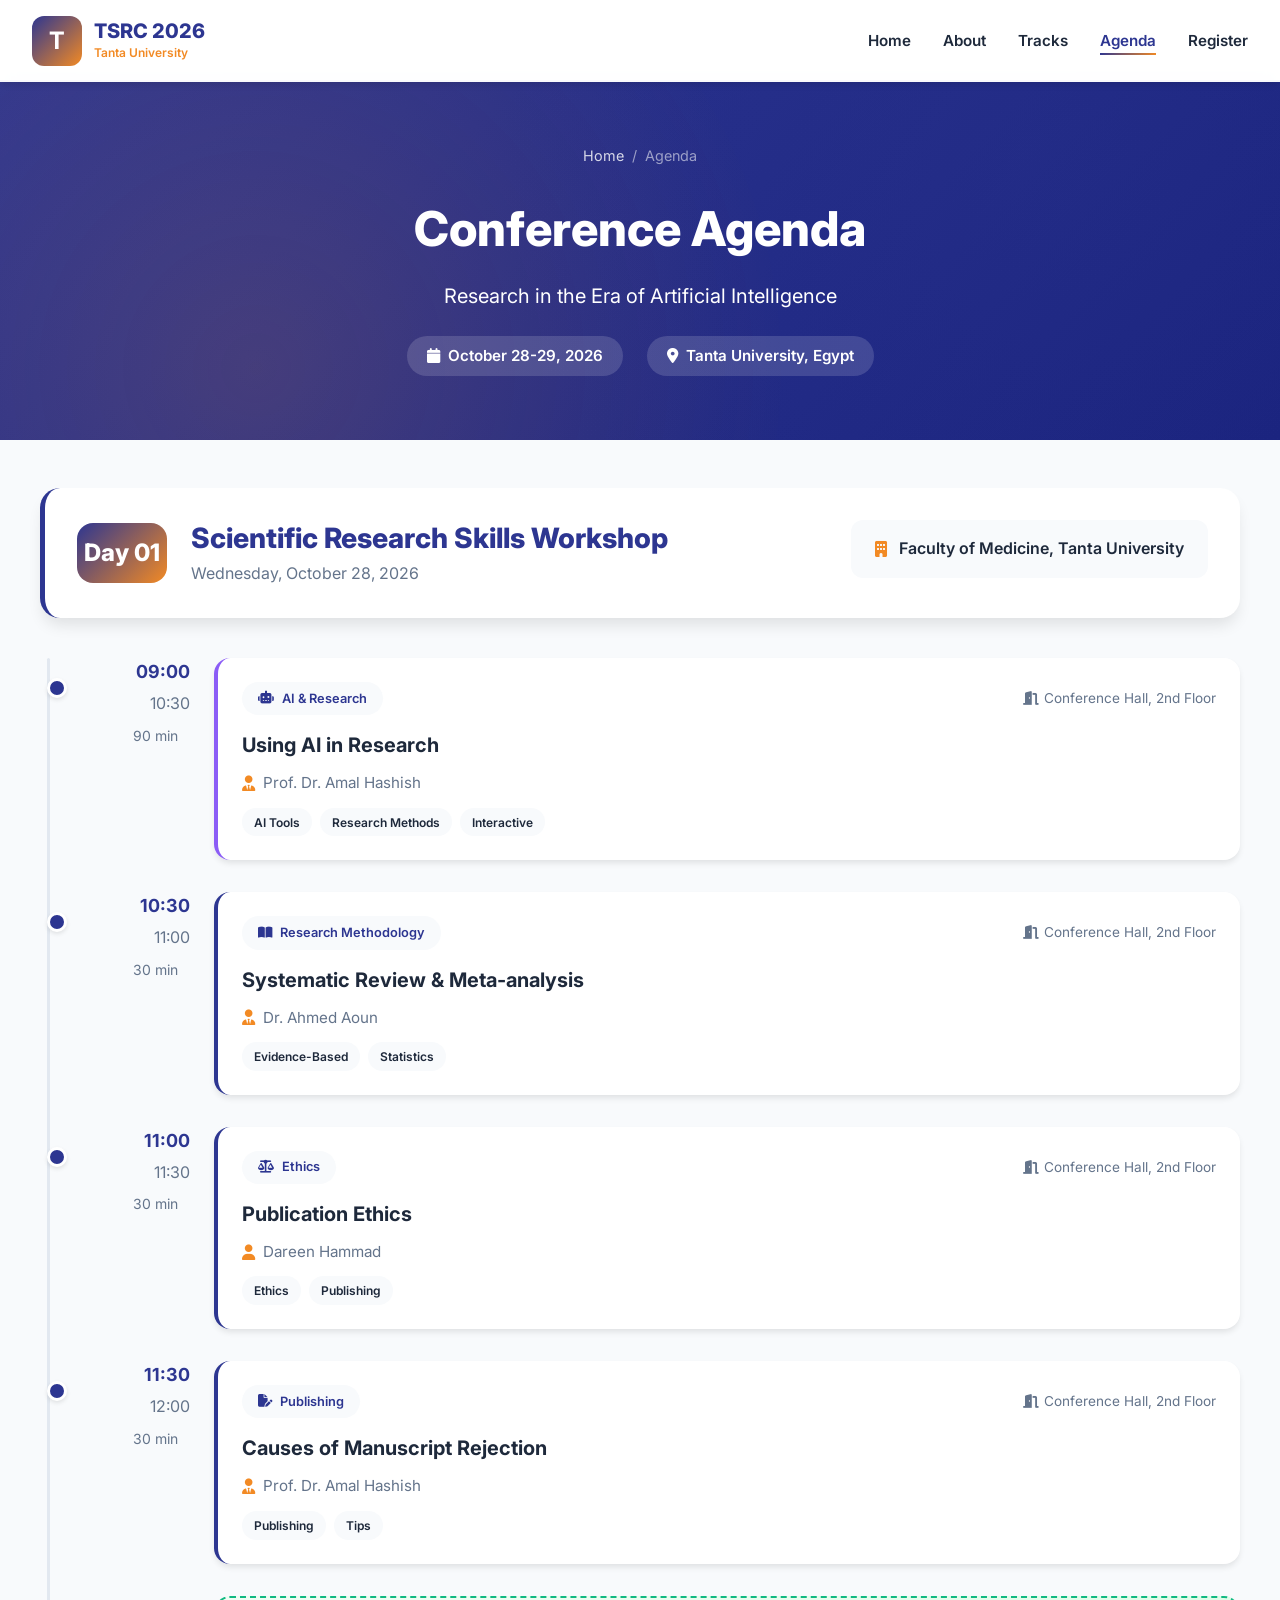
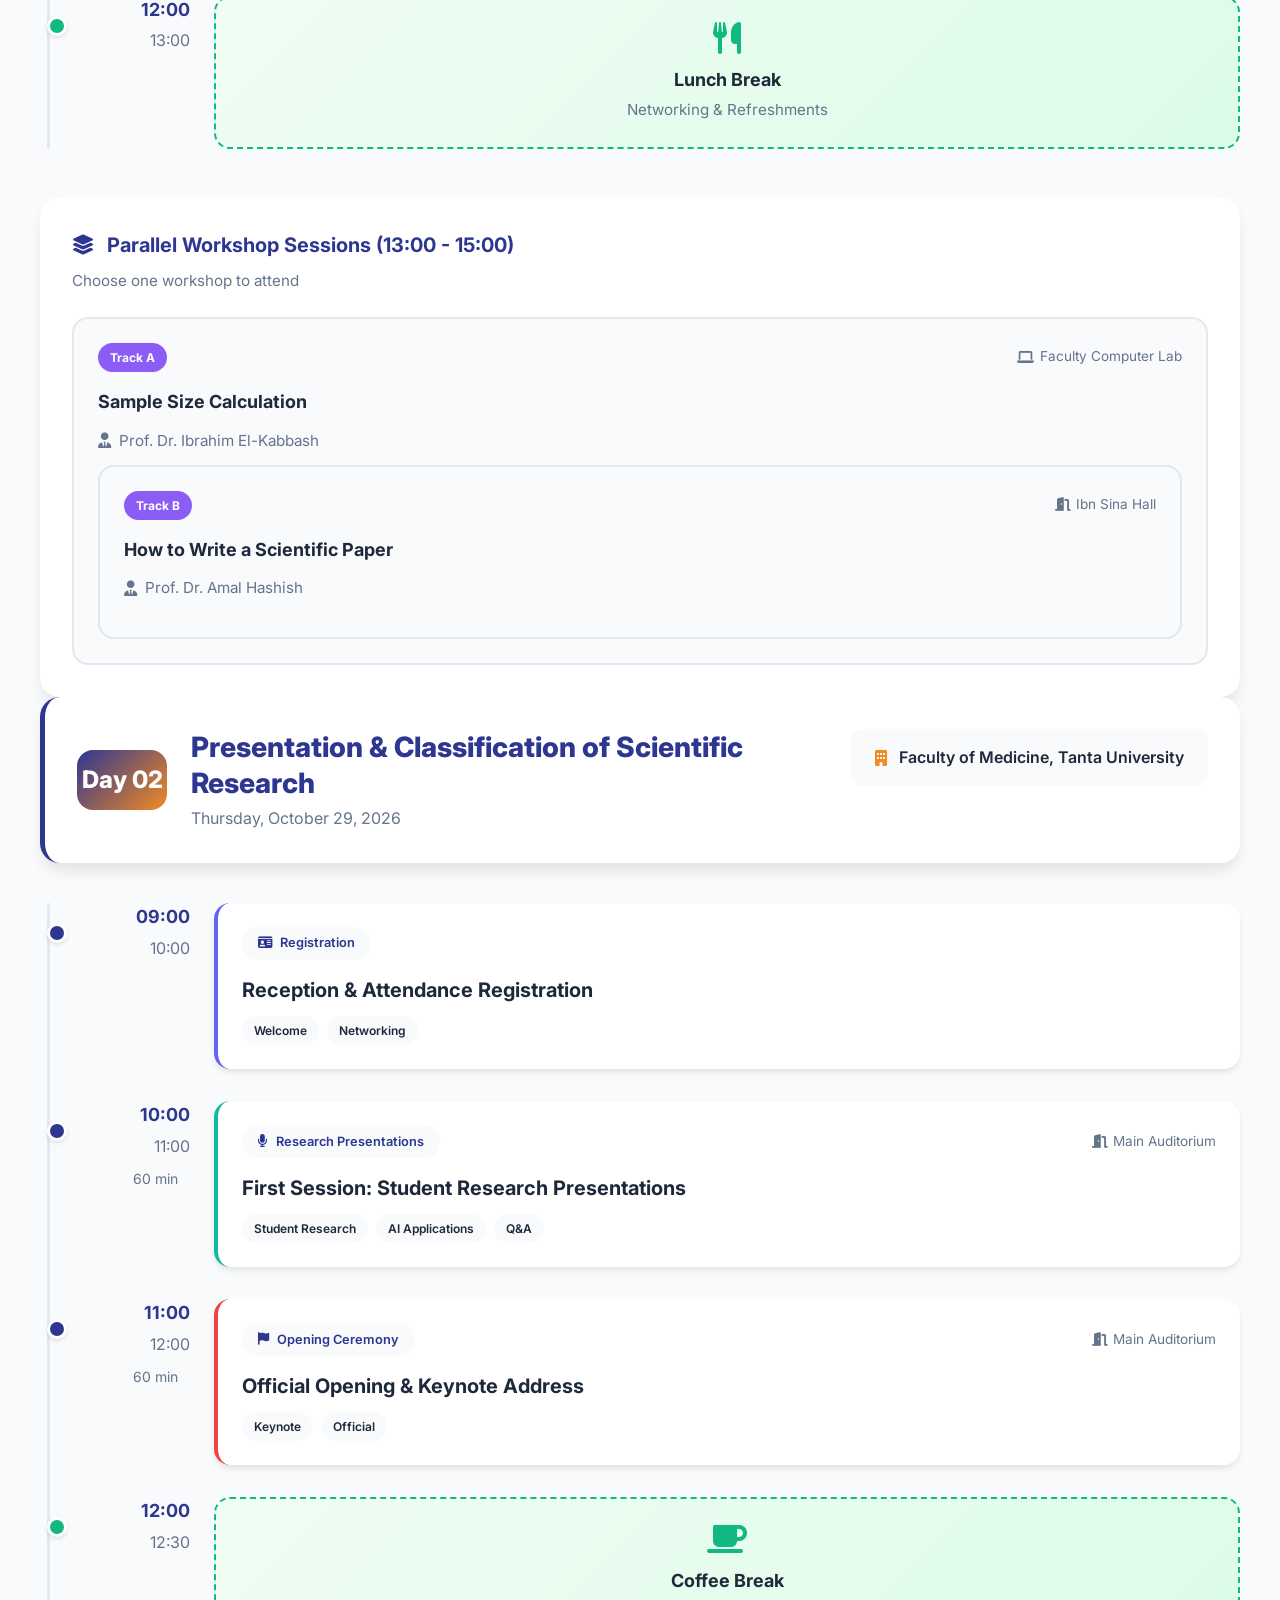
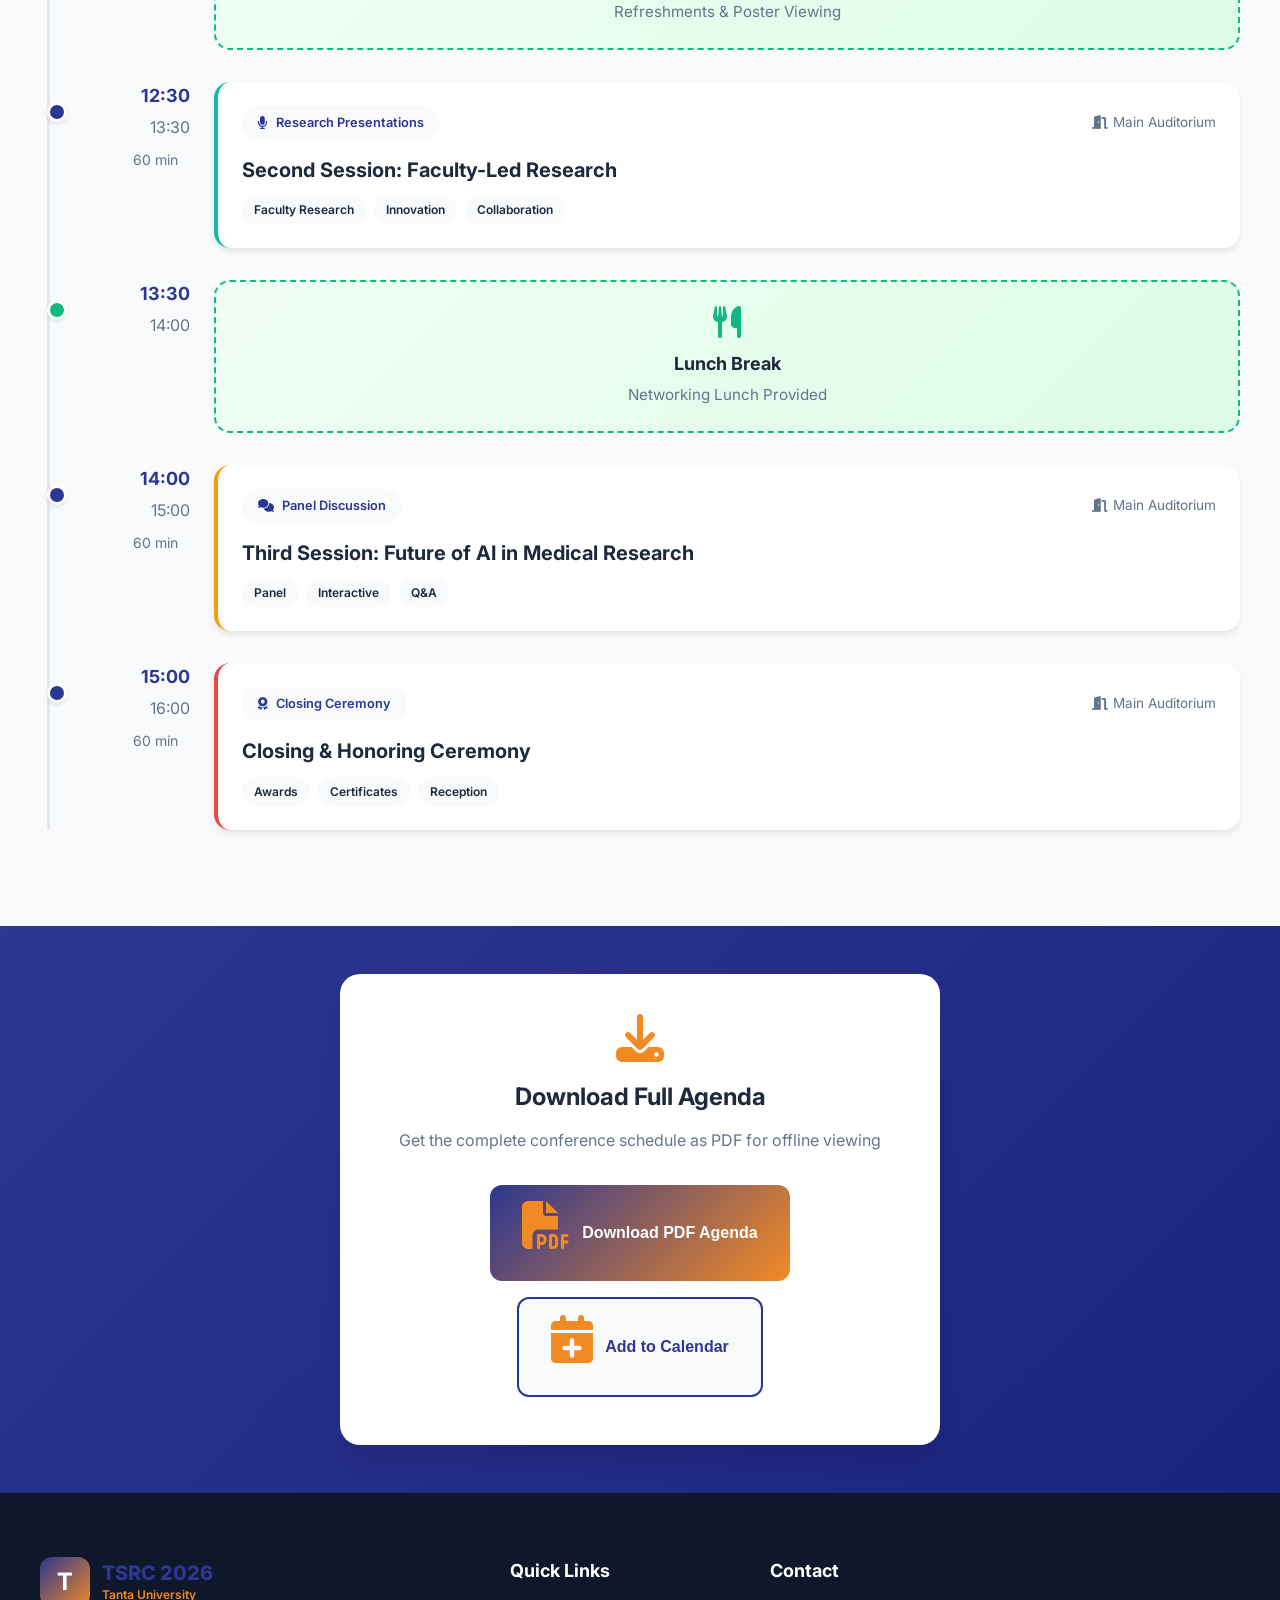
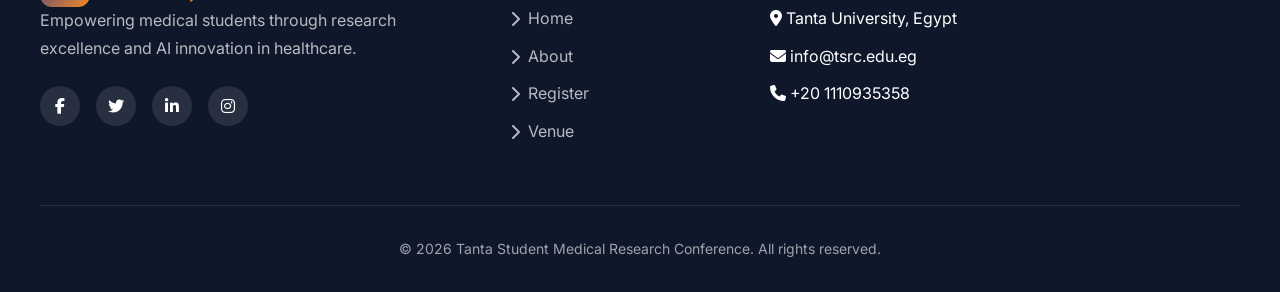
<file: agenda.html>
<!DOCTYPE html>
<html lang="en">
<head>
    <meta charset="UTF-8">
    <meta name="viewport" content="width=device-width, initial-scale=1.0">
    <title>Agenda | TSRC 2026 - Tanta Student Medical Research Conference</title>
    <meta name="description" content="Conference agenda for TSRC 2026 - Research in the Era of Artificial Intelligence">
    
    <!-- Fonts -->
    <link rel="preconnect" href="https://fonts.googleapis.com">
    <link rel="preconnect" href="https://fonts.gstatic.com" crossorigin>
    <link href="https://fonts.googleapis.com/css2?family=Inter:wght@300;400;500;600;700;800&family=Cairo:wght@400;600;700&display=swap" rel="stylesheet">
    
    <!-- Icons -->
    <link rel="stylesheet" href="https://cdnjs.cloudflare.com/ajax/libs/font-awesome/6.4.0/css/all.min.css">
    
    <!-- Custom CSS -->
    <link rel="stylesheet" href="css/agenda.css">
</head>
<body>
    <!-- Navigation -->
    <nav class="navbar" id="navbar">
        <div class="nav-container">
            <a href="index.html" class="logo">
                <div class="logo-icon">T</div>
                <div class="logo-text">
                    <span class="logo-title">TSRC 2026</span>
                    <span class="logo-subtitle">Tanta University</span>
                </div>
            </a>
            
            <ul class="nav-links" id="navLinks">
                <li><a href="index.html">Home</a></li>
                <li><a href="index.html#about">About</a></li>
                <li><a href="index.html#tracks">Tracks</a></li>
                <li><a href="agenda.html" class="active">Agenda</a></li>
                <li><a href="register.html">Register</a></li>
            </ul>

            <button class="mobile-menu-btn" id="mobileMenuBtn">
                <i class="fas fa-bars"></i>
            </button>
        </div>
    </nav>

    <!-- Page Header -->
    <section class="page-header">
        <div class="page-header-content">
            <div class="breadcrumb">
                <a href="index.html">Home</a>
                <span>/</span>
                <span>Agenda</span>
            </div>
            <h1>Conference Agenda</h1>
            <p>Research in the Era of Artificial Intelligence</p>
            <div class="conference-dates">
                <span class="date-badge"><i class="fas fa-calendar"></i> October 28-29, 2026</span>
                <span class="location-badge"><i class="fas fa-map-marker-alt"></i> Tanta University, Egypt</span>
            </div>
        </div>
        <div class="header-decoration"></div>
    </section>

    <!-- Agenda Controls
    <section class="agenda-controls">
        <div class="container">
          
            <div class="day-tabs">
                <button class="day-tab active" data-day="all">
                    <i class="fas fa-calendar-days"></i>
                    <span>All Days</span>
                </button>
                <button class="day-tab" data-day="day1">
                    <i class="fas fa-graduation-cap"></i>
                    <span>Day 1 - Workshop</span>
                    <span class="day-date">Oct 28</span>
                </button>
                <button class="day-tab" data-day="day2">
                    <i class="fas fa-presentation"></i>
                    <span>Day 2 - Conference</span>
                    <span class="day-date">Oct 29</span>
                </button>
            </div>

            Quick Info
            <div class="agenda-info">
                <div class="info-card">
                    <i class="fas fa-clock"></i>
                    <div>
                        <strong>Workshop Day</strong>
                        <span>Hands-on research skills training</span>
                    </div>
                </div>
                <div class="info-card">
                    <i class="fas fa-users"></i>
                    <div>
                        <strong>Conference Day</strong>
                        <span>Research presentations & networking</span>
                    </div>
                </div>
                <div class="info-card">
                    <i class="fas fa-certificate"></i>
                    <div>
                        <strong>Certificates</strong>
                        <span>Provided for all attendees</span>
                    </div>
                </div>
            </div>  
        </div>
    </section>  -->

    <!-- Agenda Content -->
    <section class="agenda-content">
        <div class="container">
            
            <!-- Day 1: Workshop -->
            <div class="agenda-day" id="day1" data-day="day1">
                <div class="day-header">
                    <div class="day-title">
                        <span class="day-number">Day 01</span>
                        <div>
                            <h2>Scientific Research Skills Workshop</h2>
                            <p class="day-subtitle">Wednesday, October 28, 2026</p>
                        </div>
                    </div>
                    <div class="day-location">
                        <i class="fas fa-building"></i>
                        <span>Faculty of Medicine, Tanta University</span>
                    </div>
                </div>

                <!-- Morning Sessions -->
                <div class="timeline">
                    <div class="timeline-item" data-time="09:00">
                        <div class="timeline-time">
                            <span class="time-start">09:00</span>
                            <span class="time-end">10:30</span>
                            <span class="duration">90 min</span>
                        </div>
                        <div class="timeline-content">
                            <div class="session-card workshop">
                                <div class="session-header">
                                    <span class="session-type"><i class="fas fa-robot"></i> AI & Research</span>
                                    <span class="session-venue"><i class="fas fa-door-open"></i> Conference Hall, 2nd Floor</span>
                                </div>
                                <h3 class="session-title">Using AI in Research</h3>
                                <div class="session-speaker">
                                    <i class="fas fa-user-tie"></i>
                                    <span>Prof. Dr. Amal Hashish</span>
                                </div>

                                <div class="session-tags">
                                    <span class="tag">AI Tools</span>
                                    <span class="tag">Research Methods</span>
                                    <span class="tag">Interactive</span>
                                </div>
                            </div>
                        </div>
                    </div>

                    <div class="timeline-item" data-time="10:30">
                        <div class="timeline-time">
                            <span class="time-start">10:30</span>
                            <span class="time-end">11:00</span>
                            <span class="duration">30 min</span>
                        </div>
                        <div class="timeline-content">
                            <div class="session-card lecture">
                                <div class="session-header">
                                    <span class="session-type"><i class="fas fa-book-open"></i> Research Methodology</span>
                                    <span class="session-venue"><i class="fas fa-door-open"></i> Conference Hall, 2nd Floor</span>
                                </div>
                                <h3 class="session-title">Systematic Review & Meta-analysis</h3>
                                <div class="session-speaker">
                                    <i class="fas fa-user-tie"></i>
                                    <span>Dr. Ahmed Aoun</span>
                                </div>

                                <div class="session-tags">
                                    <span class="tag">Evidence-Based</span>
                                    <span class="tag">Statistics</span>
                                </div>
                            </div>
                        </div>
                    </div>

                    <div class="timeline-item" data-time="11:00">
                        <div class="timeline-time">
                            <span class="time-start">11:00</span>
                            <span class="time-end">11:30</span>
                            <span class="duration">30 min</span>
                        </div>
                        <div class="timeline-content">
                            <div class="session-card lecture">
                                <div class="session-header">
                                    <span class="session-type"><i class="fas fa-scale-balanced"></i> Ethics</span>
                                    <span class="session-venue"><i class="fas fa-door-open"></i> Conference Hall, 2nd Floor</span>
                                </div>
                                <h3 class="session-title">Publication Ethics</h3>
                                <div class="session-speaker">
                                    <i class="fas fa-user"></i>
                                    <span>Dareen Hammad</span>
                                </div>

                                <div class="session-tags">
                                    <span class="tag">Ethics</span>
                                    <span class="tag">Publishing</span>
                                </div>
                            </div>
                        </div>
                    </div>

                    <div class="timeline-item" data-time="11:30">
                        <div class="timeline-time">
                            <span class="time-start">11:30</span>
                            <span class="time-end">12:00</span>
                            <span class="duration">30 min</span>
                        </div>
                        <div class="timeline-content">
                            <div class="session-card lecture">
                                <div class="session-header">
                                    <span class="session-type"><i class="fas fa-file-pen"></i> Publishing</span>
                                    <span class="session-venue"><i class="fas fa-door-open"></i> Conference Hall, 2nd Floor</span>
                                </div>
                                <h3 class="session-title">Causes of Manuscript Rejection</h3>
                                <div class="session-speaker">
                                    <i class="fas fa-user-tie"></i>
                                    <span>Prof. Dr. Amal Hashish</span>
                                </div>

                                <div class="session-tags">
                                    <span class="tag">Publishing</span>
                                    <span class="tag">Tips</span>
                                </div>
                            </div>
                        </div>
                    </div>

                    <!-- Break -->
                    <div class="timeline-item break" data-time="12:00">
                        <div class="timeline-time">
                            <span class="time-start">12:00</span>
                            <span class="time-end">13:00</span>
                        </div>
                        <div class="timeline-content">
                            <div class="break-card">
                                <i class="fas fa-utensils"></i>
                                <h4>Lunch Break</h4>
                                <p>Networking & Refreshments</p>
                            </div>
                        </div>
                    </div>
                </div>

                <!-- Afternoon Workshops (Parallel Sessions) -->
                <div class="parallel-sessions">
                    <h3 class="parallel-title">
                        <i class="fas fa-layer-group"></i>
                        Parallel Workshop Sessions (13:00 - 15:00)
                    </h3>
                    <p class="parallel-note">Choose one workshop to attend</p>

                    <div class="workshop-grid">
                        <!-- Workshop 1 -->
                        <div class="workshop-card">
                            <div class="workshop-header">
                                <span class="workshop-track">Track A</span>
                                <span class="workshop-venue"><i class="fas fa-laptop"></i> Faculty Computer Lab</span>
                            </div>
                            <h4 class="workshop-title">Sample Size Calculation</h4>
                            <div class="workshop-speaker">
                                <i class="fas fa-user-tie"></i>
                                <span>Prof. Dr. Ibrahim El-Kabbash</span>
                            </div>
 <!-- Workshop 2
                            <div class="workshop-footer">
                                <span class="workshop-level"><i class="fas fa-signal"></i> Intermediate</span>
                                <span class="workshop-format"><i class="fas fa-laptop-code"></i> Practical Lab</span>
                            </div>
                        </div>  -->

                        <!-- Workshop 2 -->
                        <div class="workshop-card">
                            <div class="workshop-header">
                                <span class="workshop-track">Track B</span>
                                <span class="workshop-venue"><i class="fas fa-door-open"></i> Ibn Sina Hall</span>
                            </div>
                            <h4 class="workshop-title">How to Write a Scientific Paper</h4>
                            <div class="workshop-speaker">
                                <i class="fas fa-user-tie"></i>
                                <span>Prof. Dr. Amal Hashish</span>
                            </div>
 <!-- Workshop 2
                            <div class="workshop-footer">
                                <span class="workshop-level"><i class="fas fa-signal"></i> Beginner-Friendly</span>
                                <span class="workshop-format"><i class="fas fa-pen-to-square"></i> Interactive</span>
                            </div>  -->
                        </div>
                    </div>
                </div>
            </div>

            <!-- Day 2: Conference -->
            <div class="agenda-day" id="day2" data-day="day2">
                <div class="day-header">
                    <div class="day-title">
                        <span class="day-number">Day 02</span>
                        <div>
                            <h2>Presentation & Classification of Scientific Research</h2>
                            <p class="day-subtitle">Thursday, October 29, 2026</p>
                        </div>
                    </div>
                    <div class="day-location">
                        <i class="fas fa-building"></i>
                        <span>Faculty of Medicine, Tanta University</span>
                    </div>
                </div>

                <div class="timeline">
                    <!-- Registration -->
                    <div class="timeline-item" data-time="09:00">
                        <div class="timeline-time">
                            <span class="time-start">09:00</span>
                            <span class="time-end">10:00</span>
                        </div>
                        <div class="timeline-content">
                            <div class="session-card registration">
                                <div class="session-header">
                                    <span class="session-type"><i class="fas fa-id-card"></i> Registration</span>
                                </div>
                                <h3 class="session-title">Reception & Attendance Registration</h3>

                                <div class="session-tags">
                                    <span class="tag">Welcome</span>
                                    <span class="tag">Networking</span>
                                </div>
                            </div>
                        </div>
                    </div>

                    <!-- First Session -->
                    <div class="timeline-item" data-time="10:00">
                        <div class="timeline-time">
                            <span class="time-start">10:00</span>
                            <span class="time-end">11:00</span>
                            <span class="duration">60 min</span>
                        </div>
                        <div class="timeline-content">
                            <div class="session-card presentation">
                                <div class="session-header">
                                    <span class="session-type"><i class="fas fa-microphone"></i> Research Presentations</span>
                                    <span class="session-venue"><i class="fas fa-door-open"></i> Main Auditorium</span>
                                </div>
                                <h3 class="session-title">First Session: Student Research Presentations</h3>
 
                                <div class="session-tags">
                                    <span class="tag">Student Research</span>
                                    <span class="tag">AI Applications</span>
                                    <span class="tag">Q&A</span>
                                </div>
                            </div>
                        </div>
                    </div>

                    <!-- Opening Ceremony -->
                    <div class="timeline-item" data-time="11:00">
                        <div class="timeline-time">
                            <span class="time-start">11:00</span>
                            <span class="time-end">12:00</span>
                            <span class="duration">60 min</span>
                        </div>
                        <div class="timeline-content">
                            <div class="session-card ceremony">
                                <div class="session-header">
                                    <span class="session-type"><i class="fas fa-flag"></i> Opening Ceremony</span>
                                    <span class="session-venue"><i class="fas fa-door-open"></i> Main Auditorium</span>
                                </div>
                                <h3 class="session-title">Official Opening & Keynote Address</h3>

                                <div class="session-tags">
                                    <span class="tag">Keynote</span>
                                    <span class="tag">Official</span>
                                </div>
                            </div>
                        </div>
                    </div>

                    <!-- Break -->
                    <div class="timeline-item break" data-time="12:00">
                        <div class="timeline-time">
                            <span class="time-start">12:00</span>
                            <span class="time-end">12:30</span>
                        </div>
                        <div class="timeline-content">
                            <div class="break-card">
                                <i class="fas fa-coffee"></i>
                                <h4>Coffee Break</h4>
                                <p>Refreshments & Poster Viewing</p>
                            </div>
                        </div>
                    </div>

                    <!-- Second Session -->
                    <div class="timeline-item" data-time="12:30">
                        <div class="timeline-time">
                            <span class="time-start">12:30</span>
                            <span class="time-end">13:30</span>
                            <span class="duration">60 min</span>
                        </div>
                        <div class="timeline-content">
                            <div class="session-card presentation">
                                <div class="session-header">
                                    <span class="session-type"><i class="fas fa-microphone"></i> Research Presentations</span>
                                    <span class="session-venue"><i class="fas fa-door-open"></i> Main Auditorium</span>
                                </div>
                                <h3 class="session-title">Second Session: Faculty-Led Research</h3>

                                <div class="session-tags">
                                    <span class="tag">Faculty Research</span>
                                    <span class="tag">Innovation</span>
                                    <span class="tag">Collaboration</span>
                                </div>
                            </div>
                        </div>
                    </div>

                    <!-- Break -->
                    <div class="timeline-item break" data-time="13:30">
                        <div class="timeline-time">
                            <span class="time-start">13:30</span>
                            <span class="time-end">14:00</span>
                        </div>
                        <div class="timeline-content">
                            <div class="break-card">
                                <i class="fas fa-utensils"></i>
                                <h4>Lunch Break</h4>
                                <p>Networking Lunch Provided</p>
                            </div>
                        </div>
                    </div>

                    <!-- Third Session -->
                    <div class="timeline-item" data-time="14:00">
                        <div class="timeline-time">
                            <span class="time-start">14:00</span>
                            <span class="time-end">15:00</span>
                            <span class="duration">60 min</span>
                        </div>
                        <div class="timeline-content">
                            <div class="session-card panel">
                                <div class="session-header">
                                    <span class="session-type"><i class="fas fa-comments"></i> Panel Discussion</span>
                                    <span class="session-venue"><i class="fas fa-door-open"></i> Main Auditorium</span>
                                </div>
                                <h3 class="session-title">Third Session: Future of AI in Medical Research</h3>

                                <div class="session-tags">
                                    <span class="tag">Panel</span>
                                    <span class="tag">Interactive</span>
                                    <span class="tag">Q&A</span>
                                </div>
                            </div>
                        </div>
                    </div>

                    <!-- Closing Ceremony -->
                    <div class="timeline-item" data-time="15:00">
                        <div class="timeline-time">
                            <span class="time-start">15:00</span>
                            <span class="time-end">16:00</span>
                            <span class="duration">60 min</span>
                        </div>
                        <div class="timeline-content">
                            <div class="session-card ceremony">
                                <div class="session-header">
                                    <span class="session-type"><i class="fas fa-award"></i> Closing Ceremony</span>
                                    <span class="session-venue"><i class="fas fa-door-open"></i> Main Auditorium</span>
                                </div>
                                <h3 class="session-title">Closing & Honoring Ceremony</h3>

                                <div class="session-tags">
                                    <span class="tag">Awards</span>
                                    <span class="tag">Certificates</span>
                                    <span class="tag">Reception</span>
                                </div>
                            </div>
                        </div>
                    </div>
                </div>
            </div>

            <!-- No Results Message -->
            <div class="no-results" id="noResults" style="display: none;">
                <i class="fas fa-calendar-xmark"></i>
                <h3>No Sessions for Selected Day</h3>
                <p>Try selecting a different day or view all sessions</p>
                <button class="btn-show-all" onclick="showAllDays()">
                    <i class="fas fa-calendar-days"></i>
                    Show All Days
                </button>
            </div>

        </div>
    </section>

    <!-- Download Section -->
    <section class="download-section">
        <div class="container">
            <div class="download-card">
                <i class="fas fa-download"></i>
                <h3>Download Full Agenda</h3>
                <p>Get the complete conference schedule as PDF for offline viewing</p>
                <button class="btn-download" id="downloadAgendaBtn">
                    <i class="fas fa-file-pdf"></i>
                    Download PDF Agenda
                </button>
                <button class="btn-download secondary" id="addToCalendarBtn">
                    <i class="fas fa-calendar-plus"></i>
                    Add to Calendar
                </button>
            </div>
        </div>
    </section>

    <!-- Footer -->
    <footer class="footer">
        <div class="footer-grid">
            <div class="footer-brand">
                <a href="index.html" class="logo">
                    <div class="logo-icon">T</div>
                    <div class="logo-text">
                        <span class="logo-title">TSRC 2026</span>
                        <span class="logo-subtitle">Tanta University</span>
                    </div>
                </a>
                <p>
                    Empowering medical students through research excellence and 
                    AI innovation in healthcare.
                </p>
                <div class="footer-social">
                    <a href="#"><i class="fab fa-facebook-f"></i></a>
                    <a href="#"><i class="fab fa-twitter"></i></a>
                    <a href="#"><i class="fab fa-linkedin-in"></i></a>
                    <a href="#"><i class="fab fa-instagram"></i></a>
                </div>
            </div>

            <div class="footer-col">
                <h4 class="footer-title">Quick Links</h4>
                <ul class="footer-links">
                    <li><a href="index.html"><i class="fas fa-chevron-right"></i> Home</a></li>
                    <li><a href="index.html#about"><i class="fas fa-chevron-right"></i> About</a></li>
                    <li><a href="Register.html"><i class="fas fa-chevron-right"></i> Register</a></li>
                    <li><a href="venue.html"><i class="fas fa-chevron-right"></i> Venue</a></li>
                </ul>
            </div>



            <div class="footer-col">
                <h4 class="footer-title">Contact</h4>
                <ul class="footer-links">
                    <li><i class="fas fa-map-marker-alt"></i> Tanta University, Egypt</li>
                    <li><i class="fas fa-envelope"></i> info@tsrc.edu.eg</li>
                    <li><i class="fas fa-phone"></i> +20 1110935358</li>
                </ul>
            </div>
        </div>

        <div class="footer-bottom">
            <p>&copy; 2026 Tanta Student Medical Research Conference. All rights reserved.</p>
        </div>
    </footer>

    <!-- Custom JS -->
    <script src="js/agenda.js"></script>
</body>
</html>
</file>
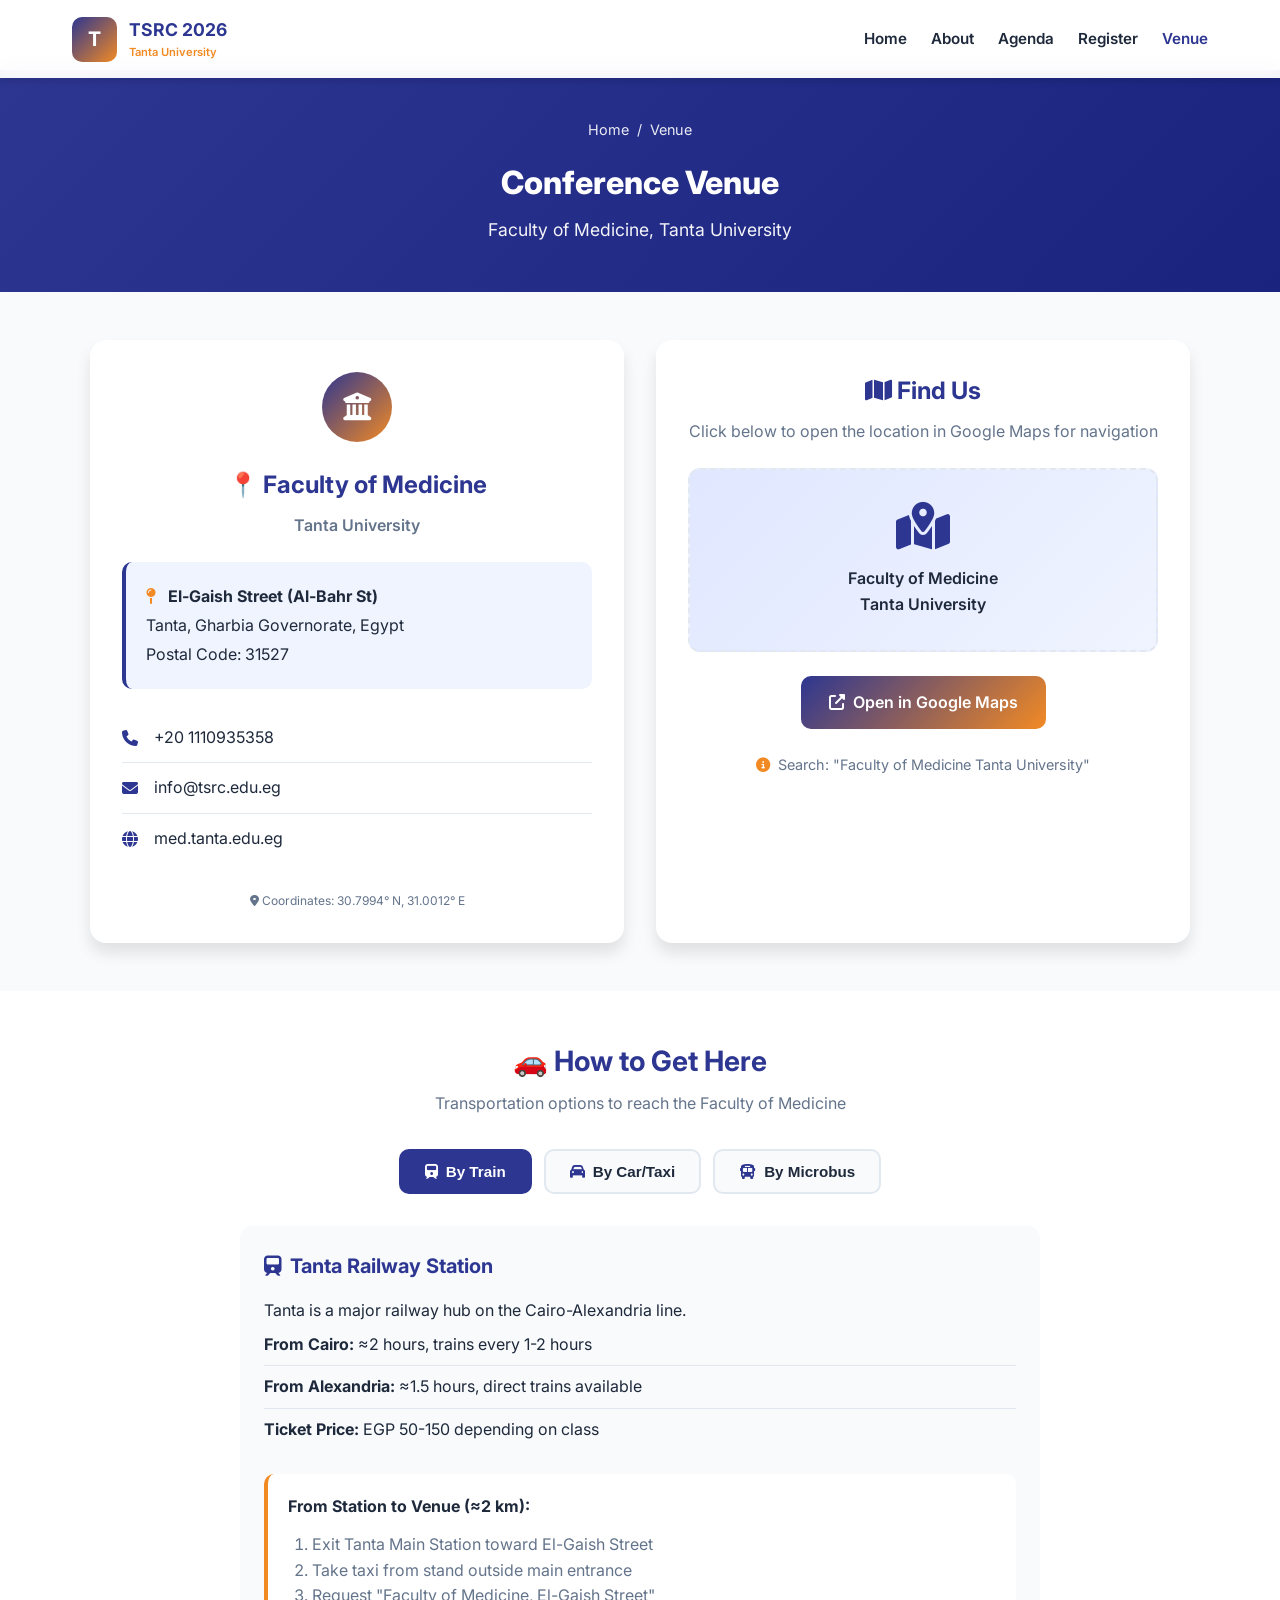
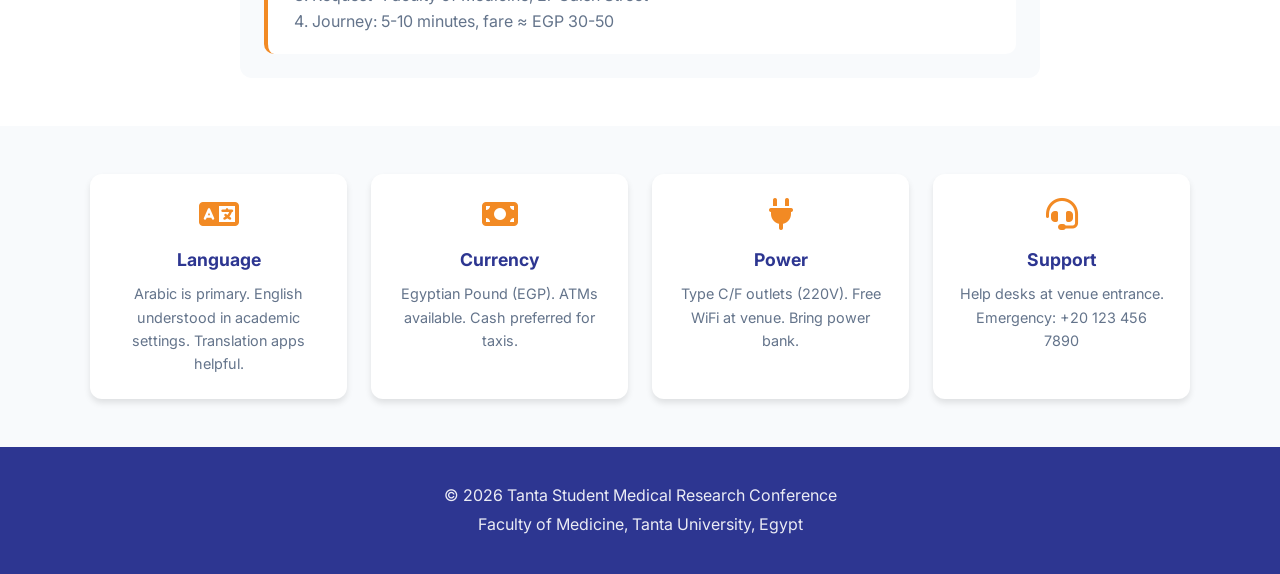
<file: venue.html>
<!DOCTYPE html>
<html lang="en">
<head>
    <meta charset="UTF-8">
    <meta name="viewport" content="width=device-width, initial-scale=1.0">
    <title>Venue | TSRC 2026 - Faculty of Medicine, Tanta University</title>
    <meta name="description" content="Conference venue location and directions for TSMRC 2026">
    
    <!-- Fonts -->
    <link rel="preconnect" href="https://fonts.googleapis.com">
    <link rel="preconnect" href="https://fonts.gstatic.com" crossorigin>
    <link href="https://fonts.googleapis.com/css2?family=Inter:wght@300;400;500;600;700;800&family=Cairo:wght@400;600;700&display=swap" rel="stylesheet">
    
    <!-- Icons -->
    <link rel="stylesheet" href="https://cdnjs.cloudflare.com/ajax/libs/font-awesome/6.4.0/css/all.min.css">
    
    <!-- Custom CSS -->
    <link rel="stylesheet" href="venue.css">
</head>
<body>
    <!-- Navigation -->
    <nav class="navbar" id="navbar">
        <div class="nav-container">
            <a href="index.html" class="logo">
                <div class="logo-icon">T</div>
                <div class="logo-text">
                    <span class="logo-title">TSRC 2026</span>
                    <span class="logo-subtitle">Tanta University</span>
                </div>
            </a>
            
            <ul class="nav-links" id="navLinks">
                <li><a href="index.html">Home</a></li>
                <li><a href="index.html#about">About</a></li>
                <li><a href="agenda.html">Agenda</a></li>
                <li><a href="register.html">Register</a></li>
                <li><a href="venue.html" class="active">Venue</a></li>
            </ul>

            <button class="mobile-menu-btn" id="mobileMenuBtn">
                <i class="fas fa-bars"></i>
            </button>
        </div>
    </nav>

    <!-- Page Header -->
    <section class="page-header">
        <div class="page-header-content">
            <div class="breadcrumb">
                <a href="index.html">Home</a>
                <span>/</span>
                <span>Venue</span>
            </div>
            <h1>Conference Venue</h1>
            <p>Faculty of Medicine, Tanta University</p>
        </div>
    </section>

    <!-- Main Venue Info -->
    <section class="venue-main">
        <div class="container">
            <div class="venue-grid">
                
                <!-- Address Card -->
                <div class="venue-card">
                    <div class="venue-icon">
                        <i class="fas fa-building-columns"></i>
                    </div>
                    <h2>📍 Faculty of Medicine</h2>
                    <p class="venue-name">Tanta University</p>
                    
                    <div class="address-box">
                        <i class="fas fa-map-pin"></i>
                        <strong>El-Gaish Street (Al-Bahr St)</strong><br>
                        Tanta, Gharbia Governorate, Egypt<br>
                        Postal Code: 31527
                    </div>

                    <div class="contact-info">
                        <div class="contact-item">
                            <i class="fas fa-phone"></i>
                            <span>+20 1110935358</span>
                        </div>
                        <div class="contact-item">
                            <i class="fas fa-envelope"></i>
                            <span>info@tsrc.edu.eg</span>
                        </div>
                        <div class="contact-item">
                            <i class="fas fa-globe"></i>
                            <span>med.tanta.edu.eg</span>
                        </div>
                    </div>

                    <div class="coordinates">
                        <small>
                            <i class="fas fa-location-dot"></i>
                            Coordinates: 30.7994° N, 31.0012° E
                        </small>
                    </div>
                </div>

                <!-- Map Card -->
                <div class="venue-card map-card">
                    <h2><i class="fas fa-map"></i> Find Us</h2>
                    <p class="map-desc">Click below to open the location in Google Maps for navigation</p>
                    
                    <div class="map-placeholder">
                        <i class="fas fa-map-location-dot"></i>
                        <p>Faculty of Medicine<br>Tanta University</p>
                    </div>
                    
                    <a href="https://maps.google.com/?q=Faculty+of+Medicine,+Tanta+University,+Egypt" 
                       target="_blank" 
                       class="btn-map">
                        <i class="fas fa-external-link-alt"></i>
                        Open in Google Maps
                    </a>
                    
                    <p class="map-hint">
                        <i class="fas fa-info-circle"></i>
                        Search: "Faculty of Medicine Tanta University"
                    </p>
                </div>

            </div>
        </div>
    </section>

    <!-- Getting Here Section -->
    <section class="getting-here">
        <div class="container">
            <div class="section-header">
                <h2>🚗 How to Get Here</h2>
                <p>Transportation options to reach the Faculty of Medicine</p>
            </div>

            <!-- Transport Tabs -->
            <div class="transport-tabs">
                <button class="transport-tab active" data-tab="train">
                    <i class="fas fa-train"></i>
                    <span>By Train</span>
                </button>
                <button class="transport-tab" data-tab="car">
                    <i class="fas fa-car"></i>
                    <span>By Car/Taxi</span>
                </button>
                <button class="transport-tab" data-tab="bus">
                    <i class="fas fa-bus"></i>
                    <span>By Microbus</span>
                </button>
            </div>

            <!-- Transport Content -->
            <div class="transport-panels">
                
                <!-- Train Panel -->
                <div class="transport-panel active" id="train-panel">
                    <div class="transport-content">
                        <h4><i class="fas fa-train"></i> Tanta Railway Station</h4>
                        <p>Tanta is a major railway hub on the Cairo-Alexandria line.</p>
                        <ul class="transport-list">
                            <li><strong>From Cairo:</strong> ≈2 hours, trains every 1-2 hours</li>
                            <li><strong>From Alexandria:</strong> ≈1.5 hours, direct trains available</li>
                            <li><strong>Ticket Price:</strong> EGP 50-150 depending on class</li>
                        </ul>
                        <div class="directions-box">
                            <strong>From Station to Venue (≈2 km):</strong>
                            <ol>
                                <li>Exit Tanta Main Station toward El-Gaish Street</li>
                                <li>Take taxi from stand outside main entrance</li>
                                <li>Request "Faculty of Medicine, El-Gaish Street"</li>
                                <li>Journey: 5-10 minutes, fare ≈ EGP 30-50</li>
                            </ol>
                        </div>
                    </div>
                </div>

                <!-- Car/Taxi Panel -->
                <div class="transport-panel" id="car-panel">
                    <div class="transport-content">
                        <h4><i class="fas fa-car"></i> Driving to Tanta</h4>
                        <p>Tanta is accessible via the Cairo-Alexandria Agricultural Road.</p>
                        <ul class="transport-list">
                            <li><strong>From Cairo:</strong> ≈120 km via Agricultural Road (≈1.5-2 hrs)</li>
                            <li><strong>From Alexandria:</strong> ≈90 km via Desert Road (≈1-1.5 hrs)</li>
                            <li><strong>Parking:</strong> Limited on-site; public parking on El-Gaish St</li>
                            <li><strong>Traffic Tip:</strong> Allow extra time during rush hours</li>
                        </ul>
                        <div class="directions-box">
                            <strong>GPS Coordinates:</strong><br>
                            <code>30.7994° N, 31.0012° E</code><br><br>
                            <small>Enter in your navigation app for direct routing</small>
                        </div>
                    </div>
                </div>

                <!-- Microbus Panel -->
                <div class="transport-panel" id="bus-panel">
                    <div class="transport-content">
                        <h4><i class="fas fa-bus"></i> Public Transportation</h4>
                        <p>Affordable microbus services connect Tanta with nearby cities.</p>
                        <ul class="transport-list">
                            <li><strong>Microbus Routes:</strong> Ask for "Al-Bahr" or "El-Gesh" lines</li>
                            <li><strong>Bus Stations:</strong> Tanta Central Bus Station has intercity connections</li>
                            <li><strong>Fare:</strong> EGP 10-30 from nearby cities</li>
                            <li><strong>Tip:</strong> Show venue address to driver for assistance</li>
                        </ul>
                        <div class="directions-box">
                            <strong>Getting to Venue:</strong>
                            <ol>
                                <li>Disembark at "El-Gaish Street" or "Medical Faculty" stop</li>
                                <li>Look for Faculty main gate (blue university signage)</li>
                                <li>Ask security for conference registration desk</li>
                                <li>Walking time from main road: 2-3 minutes</li>
                            </ol>
                        </div>
                    </div>
                </div>

            </div>
        </div>
    </section>

    <!-- Quick Tips -->
    <section class="quick-tips">
        <div class="container">
            <div class="tips-grid">
                <div class="tip-card">
                    <i class="fas fa-language"></i>
                    <h4>Language</h4>
                    <p>Arabic is primary. English understood in academic settings. Translation apps helpful.</p>
                </div>
                <div class="tip-card">
                    <i class="fas fa-money-bill"></i>
                    <h4>Currency</h4>
                    <p>Egyptian Pound (EGP). ATMs available. Cash preferred for taxis.</p>
                </div>
                <div class="tip-card">
                    <i class="fas fa-plug"></i>
                    <h4>Power</h4>
                    <p>Type C/F outlets (220V). Free WiFi at venue. Bring power bank.</p>
                </div>
                <div class="tip-card">
                    <i class="fas fa-headset"></i>
                    <h4>Support</h4>
                    <p>Help desks at venue entrance. Emergency: +20 123 456 7890</p>
                </div>
            </div>
        </div>
    </section>

    <!-- Footer -->
    <footer class="footer">
        <div class="footer-content">
            <p>&copy; 2026 Tanta Student Medical Research Conference</p>
            <p>Faculty of Medicine, Tanta University, Egypt</p>
        </div>
    </footer>

    <!-- Custom JS -->
    <script src="venue.js"></script>
</body>
</html>
</file>
<file: css/agenda.css>
:root {
    --primary: #2D3691;
    --primary-dark: #1a237e;
    --primary-light: #3949ab;
    --secondary: #F28A24;
    --secondary-dark: #e65100;
    --secondary-light: #ff9800;
    --white: #ffffff;
    --light-bg: #f8fafc;
    --dark-bg: #0f172a;
    --text-dark: #1e293b;
    --text-light: #64748b;
    --border: #e2e8f0;
    --success: #10b981;
    --warning: #f59e0b;
    --info: #3b82f6;
    
    /* Session Type Colors */
    --workshop: #8b5cf6;
    --lecture: #2D3691;
    --presentation: #14b8a6;
    --panel: #f59e0b;
    --ceremony: #ef4444;
    --break: #10b981;
    --registration: #6366f1;
    
    --gradient-primary: linear-gradient(135deg, #2D3691 0%, #3949ab 100%);
    --gradient-secondary: linear-gradient(135deg, #F28A24 0%, #ff9800 100%);
    --gradient-combined: linear-gradient(135deg, #2D3691 0%, #F28A24 100%);
    --shadow-sm: 0 1px 2px 0 rgba(0, 0, 0, 0.05);
    --shadow-md: 0 4px 6px -1px rgba(0, 0, 0, 0.1);
    --shadow-lg: 0 10px 15px -3px rgba(0, 0, 0, 0.1);
    --shadow-xl: 0 20px 25px -5px rgba(0, 0, 0, 0.1);
}

* {
    margin: 0;
    padding: 0;
    box-sizing: border-box;
}

html {
    scroll-behavior: smooth;
}

body {
    font-family: 'Inter', 'Cairo', sans-serif;
    line-height: 1.6;
    color: var(--text-dark);
    background-color: var(--light-bg);
    overflow-x: hidden;
}

/* Scrollbar */
::-webkit-scrollbar {
    width: 10px;
}
::-webkit-scrollbar-track {
    background: var(--light-bg);
}
::-webkit-scrollbar-thumb {
    background: var(--primary);
    border-radius: 5px;
}

/* Navigation */
.navbar {
    position: fixed;
    top: 0;
    left: 0;
    right: 0;
    z-index: 1000;
    background: rgba(255, 255, 255, 0.95);
    backdrop-filter: blur(10px);
    box-shadow: var(--shadow-md);
    transition: all 0.3s ease;
}

.nav-container {
    max-width: 1400px;
    margin: 0 auto;
    padding: 1rem 2rem;
    display: flex;
    justify-content: space-between;
    align-items: center;
}

.logo {
    display: flex;
    align-items: center;
    gap: 0.75rem;
    text-decoration: none;
}

.logo-icon {
    width: 50px;
    height: 50px;
    background: var(--gradient-combined);
    border-radius: 12px;
    display: flex;
    align-items: center;
    justify-content: center;
    color: white;
    font-size: 1.5rem;
    font-weight: bold;
}

.logo-text {
    display: flex;
    flex-direction: column;
}

.logo-title {
    font-size: 1.25rem;
    font-weight: 800;
    color: var(--primary);
    line-height: 1.2;
}

.logo-subtitle {
    font-size: 0.75rem;
    color: var(--secondary);
    font-weight: 600;
}

.nav-links {
    display: flex;
    gap: 2rem;
    list-style: none;
    align-items: center;
}

.nav-links a {
    text-decoration: none;
    color: var(--text-dark);
    font-weight: 600;
    font-size: 0.95rem;
    transition: color 0.3s ease;
    position: relative;
}

.nav-links a::after {
    content: '';
    position: absolute;
    bottom: -5px;
    left: 0;
    width: 0;
    height: 2px;
    background: var(--gradient-combined);
    transition: width 0.3s ease;
}

.nav-links a:hover,
.nav-links a.active {
    color: var(--primary);
}

.nav-links a:hover::after,
.nav-links a.active::after {
    width: 100%;
}

.mobile-menu-btn {
    display: none;
    background: none;
    border: none;
    font-size: 1.5rem;
    color: var(--primary);
    cursor: pointer;
}

/* Page Header */
.page-header {
    margin-top: 80px;
    padding: 4rem 2rem;
    background: linear-gradient(135deg, var(--primary) 0%, var(--primary-dark) 100%);
    position: relative;
    overflow: hidden;
    text-align: center;
    color: white;
}

.page-header-content {
    position: relative;
    z-index: 1;
    max-width: 900px;
    margin: 0 auto;
}

.breadcrumb {
    display: flex;
    justify-content: center;
    gap: 0.5rem;
    margin-bottom: 1.5rem;
    font-size: 0.9rem;
    opacity: 0.9;
}

.breadcrumb a {
    color: white;
    text-decoration: none;
    opacity: 0.9;
}

.breadcrumb a:hover {
    opacity: 1;
}

.breadcrumb span {
    opacity: 0.6;
}

.page-header h1 {
    font-size: clamp(2rem, 5vw, 3rem);
    font-weight: 800;
    margin-bottom: 0.75rem;
    animation: fadeInUp 0.6s ease;
}

.page-header p {
    font-size: 1.25rem;
    opacity: 0.95;
    margin-bottom: 1.5rem;
    animation: fadeInUp 0.6s ease 0.1s both;
}

.conference-dates {
    display: flex;
    justify-content: center;
    gap: 1.5rem;
    flex-wrap: wrap;
    animation: fadeInUp 0.6s ease 0.2s both;
}

.date-badge,
.location-badge {
    display: flex;
    align-items: center;
    gap: 0.5rem;
    padding: 0.5rem 1.25rem;
    background: rgba(255, 255, 255, 0.15);
    border-radius: 50px;
    font-size: 0.95rem;
    font-weight: 600;
}

.header-decoration {
    position: absolute;
    top: 0;
    left: 0;
    right: 0;
    bottom: 0;
    background-image: 
        radial-gradient(circle at 20% 80%, rgba(242, 138, 36, 0.15) 0%, transparent 50%),
        radial-gradient(circle at 80% 20%, rgba(45, 54, 145, 0.2) 0%, transparent 50%);
    pointer-events: none;
}

/* Agenda Controls */
.agenda-controls {
    padding: 2rem;
    background: white;
    box-shadow: var(--shadow-lg);
    position: sticky;
    top: 80px;
    z-index: 100;
}

.container {
    max-width: 1200px;
    margin: 0 auto;
}

/* Day Tabs */
.day-tabs {
    display: flex;
    gap: 1rem;
    margin-bottom: 2rem;
    flex-wrap: wrap;
    justify-content: center;
}

.day-tab {
    display: flex;
    align-items: center;
    gap: 0.75rem;
    padding: 1rem 1.75rem;
    background: var(--light-bg);
    border: 2px solid var(--border);
    border-radius: 12px;
    font-size: 1rem;
    font-weight: 600;
    color: var(--text-dark);
    cursor: pointer;
    transition: all 0.3s ease;
}

.day-tab i {
    font-size: 1.125rem;
    color: var(--primary);
}

.day-tab:hover {
    border-color: var(--primary);
    background: rgba(45, 54, 145, 0.05);
}

.day-tab.active {
    background: var(--gradient-combined);
    color: white;
    border-color: transparent;
    box-shadow: var(--shadow-lg);
}

.day-tab.active i {
    color: white;
}

.day-date {
    background: rgba(255, 255, 255, 0.2);
    padding: 0.25rem 0.75rem;
    border-radius: 50px;
    font-size: 0.75rem;
    font-weight: 700;
    margin-left: 0.5rem;
}

.day-tab.active .day-date {
    background: rgba(255, 255, 255, 0.3);
}

/* Quick Info Cards */
.agenda-info {
    display: grid;
    grid-template-columns: repeat(auto-fit, minmax(250px, 1fr));
    gap: 1rem;
}

.info-card {
    display: flex;
    align-items: center;
    gap: 1rem;
    padding: 1.25rem;
    background: var(--light-bg);
    border-radius: 12px;
    border-left: 4px solid var(--primary);
}

.info-card i {
    font-size: 1.5rem;
    color: var(--secondary);
    width: 40px;
    text-align: center;
}

.info-card strong {
    display: block;
    color: var(--text-dark);
    font-size: 1rem;
}

.info-card span {
    color: var(--text-light);
    font-size: 0.9rem;
}

/* Agenda Content */
.agenda-content {
    padding: 3rem 2rem;
}

/* Day Header */
.day-header {
    display: flex;
    justify-content: space-between;
    align-items: flex-start;
    margin-bottom: 2.5rem;
    padding: 2rem;
    background: white;
    border-radius: 20px;
    box-shadow: var(--shadow-lg);
    border-left: 5px solid var(--primary);
    flex-wrap: wrap;
    gap: 1rem;
}

.day-title {
    display: flex;
    align-items: center;
    gap: 1.5rem;
    flex: 1;
    min-width: 250px;
}

.day-number {
    width: 90px;
    height: 60px;
    background: var(--gradient-combined);
    border-radius: 16px;
    display: flex;
    align-items: center;
    justify-content: center;
    color: white;
    font-size: 1.5rem;
    font-weight: 800;
    flex-shrink: 0;
}

.day-title h2 {
    font-size: 1.75rem;
    color: var(--primary);
    font-weight: 800;
    line-height: 1.3;
}

.day-subtitle {
    color: var(--text-light);
    font-size: 1rem;
    margin-top: 0.25rem;
}

.day-location {
    display: flex;
    align-items: center;
    gap: 0.75rem;
    padding: 1rem 1.5rem;
    background: var(--light-bg);
    border-radius: 12px;
    color: var(--text-dark);
    font-weight: 600;
}

.day-location i {
    color: var(--secondary);
}

/* Timeline */
.timeline {
    position: relative;
    padding-left: 30px;
    margin-bottom: 3rem;
}

.timeline::before {
    content: '';
    position: absolute;
    left: 7px;
    top: 0;
    bottom: 0;
    width: 3px;
    background: var(--border);
    border-radius: 3px;
}

.timeline-item {
    position: relative;
    margin-bottom: 2rem;
    display: flex;
    gap: 1.5rem;
    animation: fadeInUp 0.4s ease both;
}

.timeline-item::before {
    content: '';
    position: absolute;
    left: -23px;
    top: 20px;
    width: 14px;
    height: 14px;
    background: var(--primary);
    border: 3px solid white;
    border-radius: 50%;
    box-shadow: 0 2px 4px rgba(0,0,0,0.1);
    z-index: 1;
}

.timeline-item.break::before {
    background: var(--break);
}

.timeline-time {
    min-width: 120px;
    display: flex;
    flex-direction: column;
    align-items: flex-end;
    gap: 0.25rem;
}

.time-start {
    font-weight: 700;
    color: var(--primary);
    font-size: 1.125rem;
}

.time-end {
    color: var(--text-light);
    font-size: 1rem;
}

.duration {
    font-size: 0.875rem;
    color: var(--text-light);
    background: var(--light-bg);
    padding: 0.25rem 0.75rem;
    border-radius: 50px;
}

.timeline-content {
    flex: 1;
    min-width: 0;
}

/* Session Cards */
.session-card {
    background: white;
    border-radius: 16px;
    padding: 1.5rem;
    box-shadow: var(--shadow-md);
    transition: all 0.3s ease;
    border-left: 4px solid var(--primary);
}

.session-card:hover {
    transform: translateY(-3px);
    box-shadow: var(--shadow-xl);
}

.session-card.workshop { border-left-color: var(--workshop); }
.session-card.lecture { border-left-color: var(--lecture); }
.session-card.presentation { border-left-color: var(--presentation); }
.session-card.panel { border-left-color: var(--panel); }
.session-card.ceremony { border-left-color: var(--ceremony); }
.session-card.registration { border-left-color: var(--registration); }

.session-header {
    display: flex;
    justify-content: space-between;
    align-items: center;
    margin-bottom: 1rem;
    flex-wrap: wrap;
    gap: 0.75rem;
}

.session-type {
    display: flex;
    align-items: center;
    gap: 0.5rem;
    padding: 0.4rem 1rem;
    background: var(--light-bg);
    border-radius: 50px;
    font-size: 0.8rem;
    font-weight: 600;
    color: var(--primary);
}

.session-venue {
    display: flex;
    align-items: center;
    gap: 0.4rem;
    font-size: 0.85rem;
    color: var(--text-light);
}

.session-title {
    font-size: 1.25rem;
    color: var(--text-dark);
    font-weight: 700;
    margin-bottom: 0.75rem;
    line-height: 1.4;
}

.session-speaker {
    display: flex;
    align-items: center;
    gap: 0.5rem;
    color: var(--text-light);
    font-size: 0.95rem;
    margin-bottom: 0.75rem;
}

.session-speaker i {
    color: var(--secondary);
}

.session-desc {
    color: var(--text-light);
    font-size: 0.95rem;
    line-height: 1.6;
    margin-bottom: 1rem;
}

.session-tags {
    display: flex;
    gap: 0.5rem;
    flex-wrap: wrap;
}

.tag {
    padding: 0.3rem 0.75rem;
    background: var(--light-bg);
    border-radius: 50px;
    font-size: 0.75rem;
    font-weight: 600;
    color: var(--text-dark);
}

/* Break Card */
.break-card {
    background: linear-gradient(135deg, #f0fdf4 0%, #dcfce7 100%);
    border-radius: 16px;
    padding: 1.5rem;
    text-align: center;
    border: 2px dashed var(--break);
}

.break-card i {
    font-size: 2rem;
    color: var(--break);
    margin-bottom: 0.75rem;
}

.break-card h4 {
    font-size: 1.125rem;
    color: var(--text-dark);
    margin-bottom: 0.25rem;
}

.break-card p {
    color: var(--text-light);
    font-size: 0.95rem;
}

/* Parallel Sessions */
.parallel-sessions {
    background: white;
    border-radius: 20px;
    padding: 2rem;
    box-shadow: var(--shadow-lg);
    margin-top: 2rem;
}

.parallel-title {
    display: flex;
    align-items: center;
    gap: 0.75rem;
    font-size: 1.25rem;
    color: var(--primary);
    font-weight: 700;
    margin-bottom: 0.5rem;
}

.parallel-note {
    color: var(--text-light);
    font-size: 0.95rem;
    margin-bottom: 1.5rem;
}

.workshop-grid {
    display: grid;
    grid-template-columns: repeat(auto-fit, minmax(300px, 1fr));
    gap: 1.5rem;
}

.workshop-card {
    background: var(--light-bg);
    border-radius: 16px;
    padding: 1.5rem;
    border: 2px solid var(--border);
    transition: all 0.3s ease;
}

.workshop-card:hover {
    border-color: var(--workshop);
    transform: translateY(-3px);
    box-shadow: var(--shadow-lg);
}

.workshop-header {
    display: flex;
    justify-content: space-between;
    align-items: center;
    margin-bottom: 1rem;
    flex-wrap: wrap;
    gap: 0.5rem;
}

.workshop-track {
    padding: 0.3rem 0.75rem;
    background: var(--workshop);
    color: white;
    border-radius: 50px;
    font-size: 0.75rem;
    font-weight: 700;
}

.workshop-venue {
    display: flex;
    align-items: center;
    gap: 0.4rem;
    font-size: 0.85rem;
    color: var(--text-light);
}

.workshop-title {
    font-size: 1.125rem;
    color: var(--text-dark);
    font-weight: 700;
    margin-bottom: 0.75rem;
}

.workshop-speaker {
    display: flex;
    align-items: center;
    gap: 0.5rem;
    color: var(--text-light);
    font-size: 0.95rem;
    margin-bottom: 0.75rem;
}

.workshop-desc {
    color: var(--text-light);
    font-size: 0.9rem;
    line-height: 1.6;
    margin-bottom: 1rem;
}

.workshop-footer {
    display: flex;
    justify-content: space-between;
    gap: 1rem;
    flex-wrap: wrap;
}

.workshop-level,
.workshop-format {
    display: flex;
    align-items: center;
    gap: 0.4rem;
    font-size: 0.8rem;
    color: var(--text-dark);
    font-weight: 600;
}

/* No Results */
.no-results {
    text-align: center;
    padding: 4rem 2rem;
    background: white;
    border-radius: 20px;
    box-shadow: var(--shadow-lg);
}

.no-results i {
    font-size: 4rem;
    color: var(--text-light);
    margin-bottom: 1rem;
}

.no-results h3 {
    font-size: 1.5rem;
    color: var(--text-dark);
    margin-bottom: 0.5rem;
}

.no-results p {
    color: var(--text-light);
    margin-bottom: 1.5rem;
}

.btn-show-all {
    display: inline-flex;
    align-items: center;
    gap: 0.5rem;
    padding: 0.75rem 1.5rem;
    background: var(--primary);
    color: white;
    border: none;
    border-radius: 10px;
    font-size: 1rem;
    font-weight: 600;
    cursor: pointer;
    transition: all 0.3s ease;
}

.btn-show-all:hover {
    background: var(--primary-dark);
    transform: translateY(-2px);
}

/* Download Section */
.download-section {
    padding: 3rem 2rem;
    background: linear-gradient(135deg, var(--primary) 0%, var(--primary-dark) 100%);
}

.download-card {
    max-width: 600px;
    margin: 0 auto;
    text-align: center;
    background: white;
    border-radius: 20px;
    padding: 2.5rem;
    box-shadow: var(--shadow-xl);
}

.download-card i {
    font-size: 3rem;
    color: var(--secondary);
    margin-bottom: 1rem;
}

.download-card h3 {
    font-size: 1.5rem;
    color: var(--text-dark);
    margin-bottom: 0.75rem;
}

.download-card p {
    color: var(--text-light);
    margin-bottom: 1.5rem;
}

.btn-download {
    display: inline-flex;
    align-items: center;
    gap: 0.75rem;
    padding: 1rem 2rem;
    background: var(--gradient-combined);
    color: white;
    border: none;
    border-radius: 12px;
    font-size: 1rem;
    font-weight: 700;
    cursor: pointer;
    transition: all 0.3s ease;
    margin: 0.5rem;
}

.btn-download:hover {
    transform: translateY(-2px);
    box-shadow: var(--shadow-lg);
}

.btn-download.secondary {
    background: var(--light-bg);
    color: var(--primary);
    border: 2px solid var(--primary);
}

.btn-download.secondary:hover {
    background: var(--primary);
    color: white;
}

/* Footer */
.footer {
    background: var(--dark-bg);
    color: white;
    padding: 4rem 2rem 2rem;
}

.footer-grid {
    max-width: 1200px;
    margin: 0 auto;
    display: grid;
    grid-template-columns: 2fr 1fr 1fr 1fr;
    gap: 3rem;
    margin-bottom: 3rem;
}

.footer-brand p {
    color: rgba(255, 255, 255, 0.7);
    line-height: 1.7;
    margin-bottom: 1.5rem;
}

.footer-social {
    display: flex;
    gap: 1rem;
}

.footer-social a {
    width: 40px;
    height: 40px;
    background: rgba(255, 255, 255, 0.1);
    border-radius: 50%;
    display: flex;
    align-items: center;
    justify-content: center;
    color: white;
    text-decoration: none;
    transition: all 0.3s ease;
}

.footer-social a:hover {
    background: var(--secondary);
    transform: translateY(-3px);
}

.footer-title {
    font-size: 1.125rem;
    font-weight: 700;
    margin-bottom: 1.25rem;
    color: white;
}

.footer-links {
    list-style: none;
}

.footer-links li {
    margin-bottom: 0.75rem;
}

.footer-links a {
    color: rgba(255, 255, 255, 0.7);
    text-decoration: none;
    transition: color 0.3s ease;
    display: flex;
    align-items: center;
    gap: 0.5rem;
}

.footer-links a:hover {
    color: var(--secondary);
}

.footer-bottom {
    max-width: 1200px;
    margin: 0 auto;
    border-top: 1px solid rgba(255, 255, 255, 0.1);
    padding-top: 2rem;
    text-align: center;
    color: rgba(255, 255, 255, 0.6);
    font-size: 0.875rem;
}

/* Animations */
@keyframes fadeInUp {
    from {
        opacity: 0;
        transform: translateY(20px);
    }
    to {
        opacity: 1;
        transform: translateY(0);
    }
}

/* Responsive Design */
@media (max-width: 1024px) {
    .day-header {
        flex-direction: column;
        text-align: center;
    }
    
    .day-title {
        justify-content: center;
    }
    
    .day-location {
        justify-content: center;
    }
    
    .timeline {
        padding-left: 20px;
    }
    
    .timeline::before {
        left: 2px;
    }
    
    .timeline-item::before {
        left: -18px;
    }
    
    .timeline-time {
        min-width: 100px;
        align-items: flex-start;
    }
    
    .footer-grid {
        grid-template-columns: 1fr 1fr;
    }
}

@media (max-width: 768px) {
    .nav-links {
        position: fixed;
        top: 80px;
        left: 0;
        right: 0;
        background: white;
        flex-direction: column;
        padding: 2rem;
        gap: 1.5rem;
        box-shadow: var(--shadow-lg);
        transform: translateY(-150%);
        transition: transform 0.3s ease;
        z-index: 999;
    }
    
    .nav-links.active {
        transform: translateY(0);
    }
    
    .mobile-menu-btn {
        display: block;
    }
    
    .page-header {
        margin-top: 70px;
        padding: 3rem 1.5rem;
    }
    
    .agenda-controls {
        padding: 1.5rem;
        top: 70px;
    }
    
    .day-tabs {
        flex-direction: column;
        align-items: stretch;
    }
    
    .day-tab {
        justify-content: center;
    }
    
    .agenda-info {
        grid-template-columns: 1fr;
    }
    
    .timeline-item {
        flex-direction: column;
        gap: 1rem;
    }
    
    .timeline-time {
        align-items: center;
        flex-direction: row;
        justify-content: center;
        gap: 1rem;
    }
    
    .session-header {
        flex-direction: column;
        align-items: flex-start;
    }
    
    .workshop-grid {
        grid-template-columns: 1fr;
    }
    
    .footer-grid {
        grid-template-columns: 1fr;
        gap: 2rem;
    }
    
    .download-card {
        padding: 2rem 1.5rem;
    }
}

@media (max-width: 480px) {
    .page-header h1 {
        font-size: 1.75rem;
    }
    
    .day-title h2 {
        font-size: 1.25rem;
    }
    
    .session-title {
        font-size: 1.1rem;
    }
    
    .timeline-time {
        flex-direction: column;
        align-items: flex-start;
        gap: 0.25rem;
    }
    
    .btn-download {
        width: 100%;
        justify-content: center;
    }
}

/* Print Styles */
@media print {
    .navbar,
    .agenda-controls,
    .download-section,
    .footer,
    .session-tags,
    .btn-download {
        display: none !important;
    }
    
    .page-header {
        margin-top: 0;
        padding: 2rem;
        background: white;
        color: black;
    }
    
    .timeline::before {
        background: #ccc;
    }
    
    .session-card {
        break-inside: avoid;
        box-shadow: none;
        border: 1px solid #ddd;
    }
}
</file>
<file: venue.css>
:root {
    --primary: #2D3691;
    --primary-dark: #1a237e;
    --secondary: #F28A24;
    --secondary-dark: #e65100;
    --white: #ffffff;
    --light-bg: #f8fafc;
    --text-dark: #1e293b;
    --text-light: #64748b;
    --border: #e2e8f0;
    --shadow-sm: 0 1px 2px rgba(0,0,0,0.05);
    --shadow-md: 0 4px 6px rgba(0,0,0,0.1);
    --shadow-lg: 0 10px 15px rgba(0,0,0,0.1);
}

* {
    margin: 0;
    padding: 0;
    box-sizing: border-box;
}

html {
    scroll-behavior: smooth;
}

body {
    font-family: 'Inter', 'Cairo', sans-serif;
    line-height: 1.6;
    color: var(--text-dark);
    background: var(--light-bg);
}

/* Navigation */
.navbar {
    position: fixed;
    top: 0;
    left: 0;
    right: 0;
    z-index: 1000;
    background: rgba(255,255,255,0.95);
    backdrop-filter: blur(10px);
    box-shadow: var(--shadow-md);
}

.nav-container {
    max-width: 1200px;
    margin: 0 auto;
    padding: 1rem 2rem;
    display: flex;
    justify-content: space-between;
    align-items: center;
}

.logo {
    display: flex;
    align-items: center;
    gap: 0.75rem;
    text-decoration: none;
}

.logo-icon {
    width: 45px;
    height: 45px;
    background: linear-gradient(135deg, var(--primary), var(--secondary));
    border-radius: 10px;
    display: flex;
    align-items: center;
    justify-content: center;
    color: white;
    font-weight: bold;
    font-size: 1.25rem;
}

.logo-text {
    display: flex;
    flex-direction: column;
}

.logo-title {
    font-size: 1.1rem;
    font-weight: 700;
    color: var(--primary);
}

.logo-subtitle {
    font-size: 0.7rem;
    color: var(--secondary);
    font-weight: 600;
}

.nav-links {
    display: flex;
    gap: 1.5rem;
    list-style: none;
    align-items: center;
}

.nav-links a {
    text-decoration: none;
    color: var(--text-dark);
    font-weight: 600;
    font-size: 0.95rem;
    transition: color 0.3s;
}

.nav-links a:hover,
.nav-links a.active {
    color: var(--primary);
}

.mobile-menu-btn {
    display: none;
    background: none;
    border: none;
    font-size: 1.5rem;
    color: var(--primary);
    cursor: pointer;
}

/* Page Header */
.page-header {
    margin-top: 70px;
    padding: 3rem 2rem;
    background: linear-gradient(135deg, var(--primary), var(--primary-dark));
    text-align: center;
    color: white;
}

.breadcrumb {
    display: flex;
    justify-content: center;
    gap: 0.5rem;
    margin-bottom: 1rem;
    font-size: 0.9rem;
    opacity: 0.9;
}

.breadcrumb a {
    color: white;
    text-decoration: none;
}

.page-header h1 {
    font-size: 2rem;
    font-weight: 800;
    margin-bottom: 0.5rem;
}

.page-header p {
    font-size: 1.1rem;
    opacity: 0.95;
}

/* Main Venue Section */
.venue-main {
    padding: 3rem 2rem;
}

.container {
    max-width: 1100px;
    margin: 0 auto;
}

.venue-grid {
    display: grid;
    grid-template-columns: 1fr 1fr;
    gap: 2rem;
}

.venue-card {
    background: white;
    border-radius: 16px;
    padding: 2rem;
    box-shadow: var(--shadow-lg);
}

.venue-icon {
    width: 70px;
    height: 70px;
    background: linear-gradient(135deg, var(--primary), var(--secondary));
    border-radius: 50%;
    display: flex;
    align-items: center;
    justify-content: center;
    margin: 0 auto 1.5rem;
    color: white;
    font-size: 1.75rem;
}

.venue-card h2 {
    text-align: center;
    font-size: 1.5rem;
    color: var(--primary);
    margin-bottom: 0.5rem;
}

.venue-name {
    text-align: center;
    color: var(--text-light);
    margin-bottom: 1.5rem;
    font-weight: 600;
}

.address-box {
    background: #f0f4ff;
    padding: 1.25rem;
    border-radius: 10px;
    border-left: 4px solid var(--primary);
    margin-bottom: 1.5rem;
    line-height: 1.8;
}

.address-box i {
    color: var(--secondary);
    margin-right: 0.5rem;
}

.contact-info {
    margin-bottom: 1.5rem;
}

.contact-item {
    display: flex;
    align-items: center;
    gap: 0.75rem;
    padding: 0.75rem 0;
    border-bottom: 1px solid var(--border);
}

.contact-item:last-child {
    border-bottom: none;
}

.contact-item i {
    color: var(--primary);
    width: 20px;
}

.coordinates {
    text-align: center;
    color: var(--text-light);
    font-size: 0.9rem;
}

/* Map Card */
.map-card {
    text-align: center;
}

.map-desc {
    color: var(--text-light);
    margin-bottom: 1.5rem;
}

.map-placeholder {
    background: linear-gradient(135deg, #e0e7ff, #f0f4ff);
    border: 2px dashed var(--border);
    border-radius: 12px;
    padding: 2rem 1rem;
    margin-bottom: 1.5rem;
}

.map-placeholder i {
    font-size: 3rem;
    color: var(--primary);
    margin-bottom: 1rem;
}

.map-placeholder p {
    font-weight: 600;
    color: var(--text-dark);
}

.btn-map {
    display: inline-flex;
    align-items: center;
    gap: 0.5rem;
    padding: 0.875rem 1.75rem;
    background: var(--gradient-combined);
    background: linear-gradient(135deg, var(--primary), var(--secondary));
    color: white;
    text-decoration: none;
    border-radius: 10px;
    font-weight: 600;
    transition: transform 0.3s, box-shadow 0.3s;
}

.btn-map:hover {
    transform: translateY(-2px);
    box-shadow: var(--shadow-lg);
}

.map-hint {
    margin-top: 1.5rem;
    color: var(--text-light);
    font-size: 0.9rem;
}

.map-hint i {
    color: var(--secondary);
    margin-right: 0.25rem;
}

/* Getting Here Section */
.getting-here {
    padding: 3rem 2rem;
    background: white;
}

.section-header {
    text-align: center;
    margin-bottom: 2rem;
}

.section-header h2 {
    font-size: 1.75rem;
    color: var(--primary);
    margin-bottom: 0.5rem;
}

.section-header p {
    color: var(--text-light);
}

/* Transport Tabs */
.transport-tabs {
    display: flex;
    justify-content: center;
    gap: 0.75rem;
    margin-bottom: 2rem;
    flex-wrap: wrap;
}

.transport-tab {
    display: flex;
    align-items: center;
    gap: 0.5rem;
    padding: 0.75rem 1.5rem;
    background: var(--light-bg);
    border: 2px solid var(--border);
    border-radius: 10px;
    font-size: 0.95rem;
    font-weight: 600;
    color: var(--text-dark);
    cursor: pointer;
    transition: all 0.3s;
}

.transport-tab i {
    color: var(--primary);
}

.transport-tab:hover {
    border-color: var(--primary);
}

.transport-tab.active {
    background: var(--primary);
    color: white;
    border-color: var(--primary);
}

.transport-tab.active i {
    color: white;
}

/* Transport Panels */
.transport-panels {
    max-width: 800px;
    margin: 0 auto;
}

.transport-panel {
    display: none;
}

.transport-panel.active {
    display: block;
    animation: fadeIn 0.3s ease;
}

@keyframes fadeIn {
    from { opacity: 0; transform: translateY(10px); }
    to { opacity: 1; transform: translateY(0); }
}

.transport-content {
    background: var(--light-bg);
    border-radius: 12px;
    padding: 1.5rem;
}

.transport-content h4 {
    display: flex;
    align-items: center;
    gap: 0.5rem;
    color: var(--primary);
    margin-bottom: 1rem;
    font-size: 1.25rem;
}

.transport-list {
    list-style: none;
    margin-bottom: 1.5rem;
}

.transport-list li {
    padding: 0.5rem 0;
    border-bottom: 1px solid var(--border);
}

.transport-list li:last-child {
    border-bottom: none;
}

.transport-list strong {
    color: var(--text-dark);
}

.directions-box {
    background: white;
    padding: 1.25rem;
    border-radius: 10px;
    border-left: 4px solid var(--secondary);
}

.directions-box ol {
    margin: 0.75rem 0 0 1.5rem;
    color: var(--text-light);
}

.directions-box code {
    background: #f1f5f9;
    padding: 0.25rem 0.5rem;
    border-radius: 4px;
    font-family: monospace;
    color: var(--primary);
}

/* Quick Tips */
.quick-tips {
    padding: 3rem 2rem;
}

.tips-grid {
    display: grid;
    grid-template-columns: repeat(auto-fit, minmax(200px, 1fr));
    gap: 1.5rem;
}

.tip-card {
    background: white;
    border-radius: 12px;
    padding: 1.5rem;
    text-align: center;
    box-shadow: var(--shadow-md);
}

.tip-card i {
    font-size: 2rem;
    color: var(--secondary);
    margin-bottom: 1rem;
}

.tip-card h4 {
    color: var(--primary);
    margin-bottom: 0.5rem;
    font-size: 1.1rem;
}

.tip-card p {
    color: var(--text-light);
    font-size: 0.9rem;
}

/* Footer */
.footer {
    background: var(--primary);
    color: white;
    padding: 2rem;
    text-align: center;
}

.footer-content p {
    margin: 0.25rem 0;
    opacity: 0.9;
}

/* Responsive Design */
@media (max-width: 900px) {
    .venue-grid {
        grid-template-columns: 1fr;
    }
    
    .nav-links {
        position: fixed;
        top: 70px;
        left: 0;
        right: 0;
        background: white;
        flex-direction: column;
        padding: 1.5rem;
        gap: 1rem;
        box-shadow: var(--shadow-lg);
        transform: translateY(-150%);
        transition: transform 0.3s;
    }
    
    .nav-links.active {
        transform: translateY(0);
    }
    
    .mobile-menu-btn {
        display: block;
    }
}

@media (max-width: 600px) {
    .page-header {
        padding: 2rem 1rem;
        margin-top: 60px;
    }
    
    .page-header h1 {
        font-size: 1.5rem;
    }
    
    .venue-card {
        padding: 1.5rem;
    }
    
    .transport-tabs {
        flex-direction: column;
        align-items: center;
    }
    
    .transport-tab {
        width: 100%;
        justify-content: center;
    }
    
    .tips-grid {
        grid-template-columns: 1fr;
    }
}
</file>
